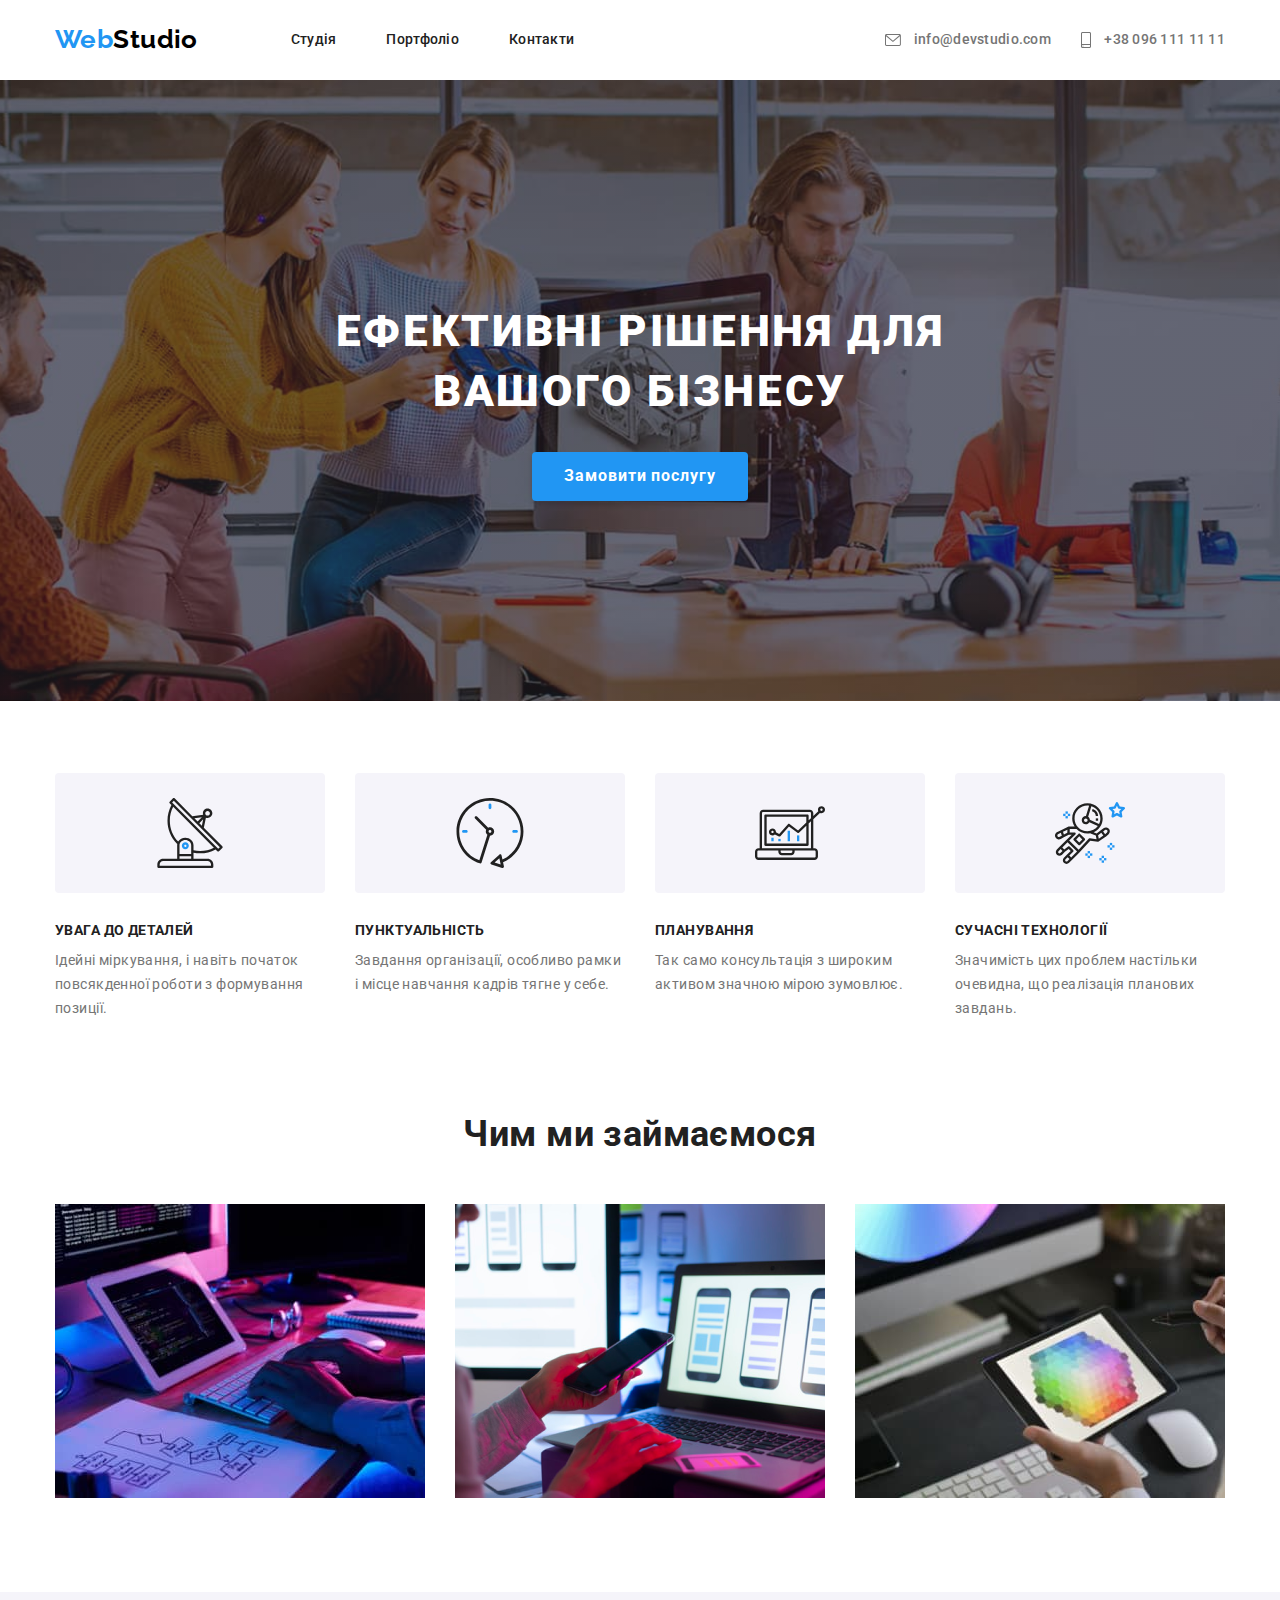
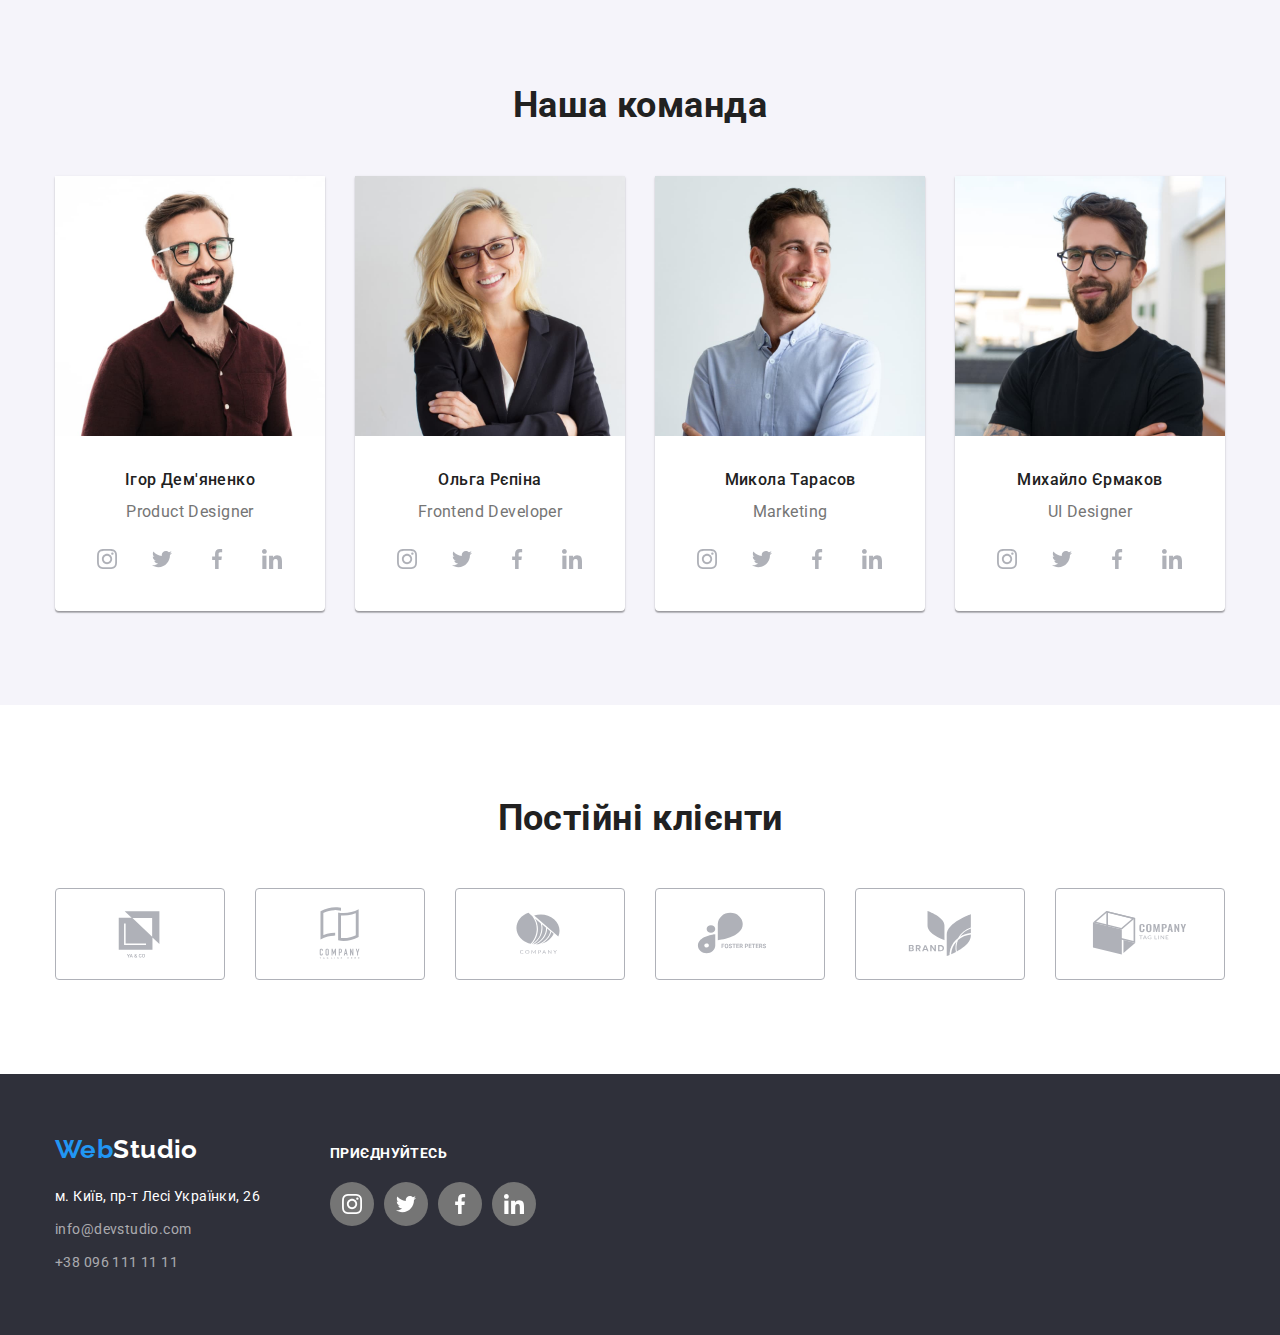
<file: index.html>
<!DOCTYPE html>
<html lang="uk">
<head>
    <meta charset="UTF-8">
    <meta http-equiv="X-UA-Compatible" content="IE=edge">
    <meta name="viewport" content="width=device-width, initial-scale=1.0">
    <link rel="preconnect" href="https://fonts.googleapis.com">
    <link rel="preconnect" href="https://fonts.gstatic.com" crossorigin>
    <link href="https://fonts.googleapis.com/css2?family=Raleway:wght@700&family=Roboto:wght@400;500;700;900&display=swap" rel="stylesheet">
    <link rel="stylesheet" href="https://cdnjs.cloudflare.com/ajax/libs/modern-normalize/1.1.0/modern-normalize.min.css">
    <link rel="stylesheet" href="css/styles.css">
    <title>WebStudio</title>
</head>
<body>
    <!--Top menu-->
    
    <header>
       
        <div class="container main-nav">
        <nav class="main-nav">
            <a href="./index.html" class="logo"><span class="logo-blue">Web</span>Studio</a>
           <ul class="top-menu list">
                <li class="item"><a href="./index.html" class="menu-link">Студія</a></li>
                <li class="item"><a href="./portfolio.html" class="menu-link">Портфоліо</a></li>
                <li class="item"><a href="#" class="menu-link">Контакти</a></li>
            </ul>
        </nav>    
            <ul class="contact-info list menu-contact">
                <li class="item">
                <a href="mailto:info@devstudio.com" lang="en" class="contact-link">
                    <svg class="icon" width="16px" height="12px">
                        <use href="./images/icons.svg#icon-envelope"></use>
                    </svg>
                    info@devstudio.com</a>
                </li>

                <li class="item"><a href="tel:+380961111111" class="contact-link">
                    <svg class="icon" width="10px" height="16px">
                        <use href="./images/icons.svg#icon-smartphone"></use>
                    </svg>
                    +38 096 111 11 11</a></li>
            </ul>
        </div>
   
    </header>

    <main>
        <!--Hero-->
       <section class="hero-block btn-service">
        <div class="container hero-title">
            <h1 class="title">Ефективні рішення для <br> вашого бізнесу</h1>
            <button type="button" class="service-button">Замовити послугу</button>
        </div>
        </section>
  
        <!--Увага до деталей-->
        <section class="features-block">
        <div class="container">
        <h2 class="visually-hidden">Наші особливості</h2>
        <ul class="features-list list " >
            <li>
                <div class="action-item">
                    <svg width="70px" height="70px">
                        <use href="./images/icons.svg#icon-antenna"></use>
                    </svg>
                </div>
                
                <h3 class="block-title">Увага до деталей</h3>
                <p>
                Ідейні міркування, і навіть початок повсякденної роботи з формування позиції.
                </p>
            </li>
            <li>
                <div class="action-item">
                    <svg width="70px" height="70px">
                        <use href="./images/icons.svg#icon-clock"></use>
                    </svg>
                </div>
                <h3 class="block-title">Пунктуальність</h3>
                <p>
                    Завдання організації, особливо рамки і місце навчання кадрів тягне у себе.
                </p>
            </li>
            <li>
                <div class="action-item">
                    <svg width="70px" height="70px">
                        <use href="./images/icons.svg#icon-diagram"></use>
                    </svg>
                </div>
                <h3 class="block-title">Планування</h3>
                <p>
                    Так само консультація з широким активом значною мірою зумовлює. 
                </p>
                </li>
            <li class="img-feature astro">
                <div class="action-item">
                    <svg width="70px" height="70px">
                        <use href="./images/icons.svg#icon-astronaut"></use>
                    </svg>
                </div>
                <h3 class="block-title">Сучасні технології</h3>
                <p>
                    Значимість цих проблем настільки <br> очевидна, що реалізація планових <br> завдань.
                </p>
            </li>
        </ul>
        </div>
    </section>
    <section class="work-section">
        <div class="container">
        <h2 class="work-title">Чим ми займаємося</h2>
        <ul class="work-alignment list">
            <li><img src="./images/img.jpg" alt="програмування" width = "370"></li>
            <li><img src="./images/img-1.jpg" alt="тестування" width = "370"></li>
            <li><img src="./images/img-2.jpg" alt="дизайн" width = "370"></li>
        </ul>
    </div>
    </section>
    <section class="team-bg-color team-space">
        <div class="container">
        <h2 class="work-title-team">Наша команда</h2>
       
        <ul class="team-alignment list">
            <li class="bg-white card-position">
                <img src="./images/img3.jpg" alt="програміст" width = "270">
                <div class="person">
                    <h3 class="name-title">Ігор Дем'яненко</h3>
                <p class="name-profession">Product Designer</p>
              
                <ul class="actions list">
                    <li>
                        <a href="#" class="small-button">
                        <svg class="button-icon">
                            <use href="./images/icons.svg#icon-instagram"></use>
                        </svg>
                         </a>
                    </li>
                    <li>
                        <a href="#" class="small-button">
                        <svg class="button-icon">
                            <use href="./images/icons.svg#icon-twitter"></use>
                        </svg>
                    </a>
                    </li>
                    <li>
                        <a href="#" class="small-button">
                            <svg class="button-icon">
                                <use href="./images/icons.svg#icon-facebook"></use>
                            </svg>
                        </a>
                    </li>
                    <li>
                        <a href="#" class="small-button">
                            <svg class="button-icon">
                                <use href="./images/icons.svg#icon-linkedin"></use>
                            </svg>
                        </a>
                    </li>
                </ul>    
            </div>
                
            </li>
            <li class="bg-white card-position">
                <img src="./images/img4.jpg" alt="програміст" width = "270">
                <div class="person">
                    <h3 class="name-title">Ольга Рєпіна</h3>
                <p class="name-profession">Frontend Developer</p>
                <ul class="actions list">
                    <li>
                        <a href="#" class="small-button">
                        <svg class="button-icon">
                            <use href="./images/icons.svg#icon-instagram"></use>
                        </svg>
                    </a>
                    </li>
                    <li>
                        <a href="#" class="small-button">
                        <svg class="button-icon">
                            <use href="./images/icons.svg#icon-twitter"></use>
                        </svg>
                    </a>
                    </li>
                    <li>
                        <a href="#" class="small-button">
                            <svg class="button-icon">
                                <use href="./images/icons.svg#icon-facebook"></use>
                            </svg>
                        </a>
                    </li>
                    <li>
                        <a href="#" class="small-button">
                            <svg class="button-icon">
                                <use href="./images/icons.svg#icon-linkedin"></use>
                            </svg>
                        </a>
                    </li>
                </ul>    
            </div>
                
            </li>
            <li class="bg-white card-position">
                <img src="./images/img5.jpg" alt="маркетолог" width = "270">
                <div class="person">
                <h3 class="name-title">Микола Тарасов</h3>
                <p class="name-profession">Marketing</p>
                <ul class="actions list">
                    <li>
                        <a href="#" class="small-button">
                        <svg class="button-icon">
                            <use href="./images/icons.svg#icon-instagram"></use>
                        </svg>
                    </a>
                    </li>
                    <li>
                        <a href="#" class="small-button">
                        <svg class="button-icon">
                            <use href="./images/icons.svg#icon-twitter"></use>
                        </svg>
                    </a>
                    </li>
                    <li>
                        <a href="#" class="small-button">
                            <svg class="button-icon">
                                <use href="./images/icons.svg#icon-facebook"></use>
                            </svg>
                        </a>
                    </li>
                    <li>
                        <a href="#" class="small-button">
                            <svg class="button-icon">
                                <use href="./images/icons.svg#icon-linkedin"></use>
                            </svg>
                        </a>
                    </li>
                </ul>    
            </div>
            </li>
            <li class="bg-white card-position">
                <img src="./images/img6.jpg" alt="UI дизайнер" width = "270">
                
                <div class="person">
                <h3 class="name-title">Михайло Єрмаков</h3>
                <p class="name-profession"> UI Designer</p>
                <ul class="actions list">
                    <li>
                        <a href="#" class="small-button">
                        <svg class="button-icon">
                            <use href="./images/icons.svg#icon-instagram"></use>
                        </svg>
                    </a>
                    </li>
                    <li>
                        <a href="#" class="small-button">
                        <svg class="button-icon">
                            <use href="./images/icons.svg#icon-twitter"></use>
                        </svg>
                    </a>
                    </li>
                    <li>
                        <a href="#" class="small-button">
                            <svg class="button-icon">
                                <use href="./images/icons.svg#icon-facebook"></use>
                            </svg>
                        </a>
                    </li>
                    <li>
                        <a href="#" class="small-button">
                            <svg class="button-icon">
                                <use href="./images/icons.svg#icon-linkedin"></use>
                            </svg>
                        </a>
                    </li>
                </ul>    
    </div>

    </section>
 <section class="team-space">
        <div class="container">
            <h2 class="work-title">Постійні клієнти</h2>
            <ul class="list clients">
                <li>
                   
                    <a href="#" class="clients-button">
                    <svg class="clients-icon">
                        <use href="./images/icons.svg#icon-1"></use>
                    </svg>
                </a>
                
                </li>
                <li><a href="#" class="clients-button">
                    <svg class="clients-icon">
                        <use href="./images/icons.svg#icon-2"></use>
                    </svg>
                </a></li>
                <li><a href="#" class="clients-button">
                    
                        <svg  class="clients-icon">
                            <use href="./images/icons.svg#icon-3"></use>
                        </svg>
                    
                    
                    </a></li>
                <li>
                    <a href="#" class="clients-button">
                        
                        <svg class="clients-icon">
                            <use href="./images/icons.svg#icon-4"></use>
                        </svg>
                    </a>
                </li>
                <li><a href="#" class="clients-button">
                   
                    <svg class="clients-icon">
                        <use href="./images/icons.svg#icon-5"></use>
                    </svg>
                </a></li>
                <li><a href="#" class="clients-button">
                    <svg class="clients-icon">
                        <use href="./images/icons.svg#icon-6"></use>
                    </svg>
                    </a></li>
                </ul>
            </div>
 </section>
    </main> 
    
  
    <footer class="footer-bg footer-block">
        <div class="container f-blocks">
       
            <div class="f-space">
                <a href="./index.html" class="footer-logo"><span class="logo-blue">Web</span><span class="logo-white">Studio</span></a>
                <address class="address-text">
                <ul class="footer-hover-color list bottom-space">
                    <li><a href="https://goo.gl/maps/CPtrU1FHBa2aNyZL9" target="_blank" rel="noopener noreferrer nofollow" class="map">м. Київ, пр-т Лесі Українки, 26</a></li>
                    <li><a href="mailto:info@devstudio.com" lang="en" class="footer-contact-text">info@devstudio.com</a></li>
                    <li><a href="tel:+380961111111" class="footer-contact-text">+38 096 111 11 11</a></li>
                
                </ul>
                </address>
            </div>
                
            
       
            <div class = "footer-icons">
                <p>приєднуйтесь</p>
                <ul class="f-actions list">
                    <li>
                        <a class="f-button" href="#">
                        <svg class="footer-icon">
                            <use href="./images/icons.svg#icon-instagram"></use>
                        </svg>
                    </a>
                    </li>
                    <li>
                        <a class="f-button" href="#">
                        <svg class="footer-icon">
                            <use href="./images/icons.svg#icon-twitter"></use>
                        </svg>
                    </a>
                    </li>
                    <li>
                        <a class="f-button" href="#">
                            <svg class="footer-icon">
                                <use href="./images/icons.svg#icon-facebook"></use>
                            </svg>
                        </a>
                    </li>
                    <li>
                        <a class="f-button" href="#">
                            <svg class="footer-icon">
                                <use href="./images/icons.svg#icon-linkedin"></use>
                            </svg>
                        </a>
                    </li>
                </ul>
                </div>
        </div>
       
        

    </footer>

</body>
</html>
</file>
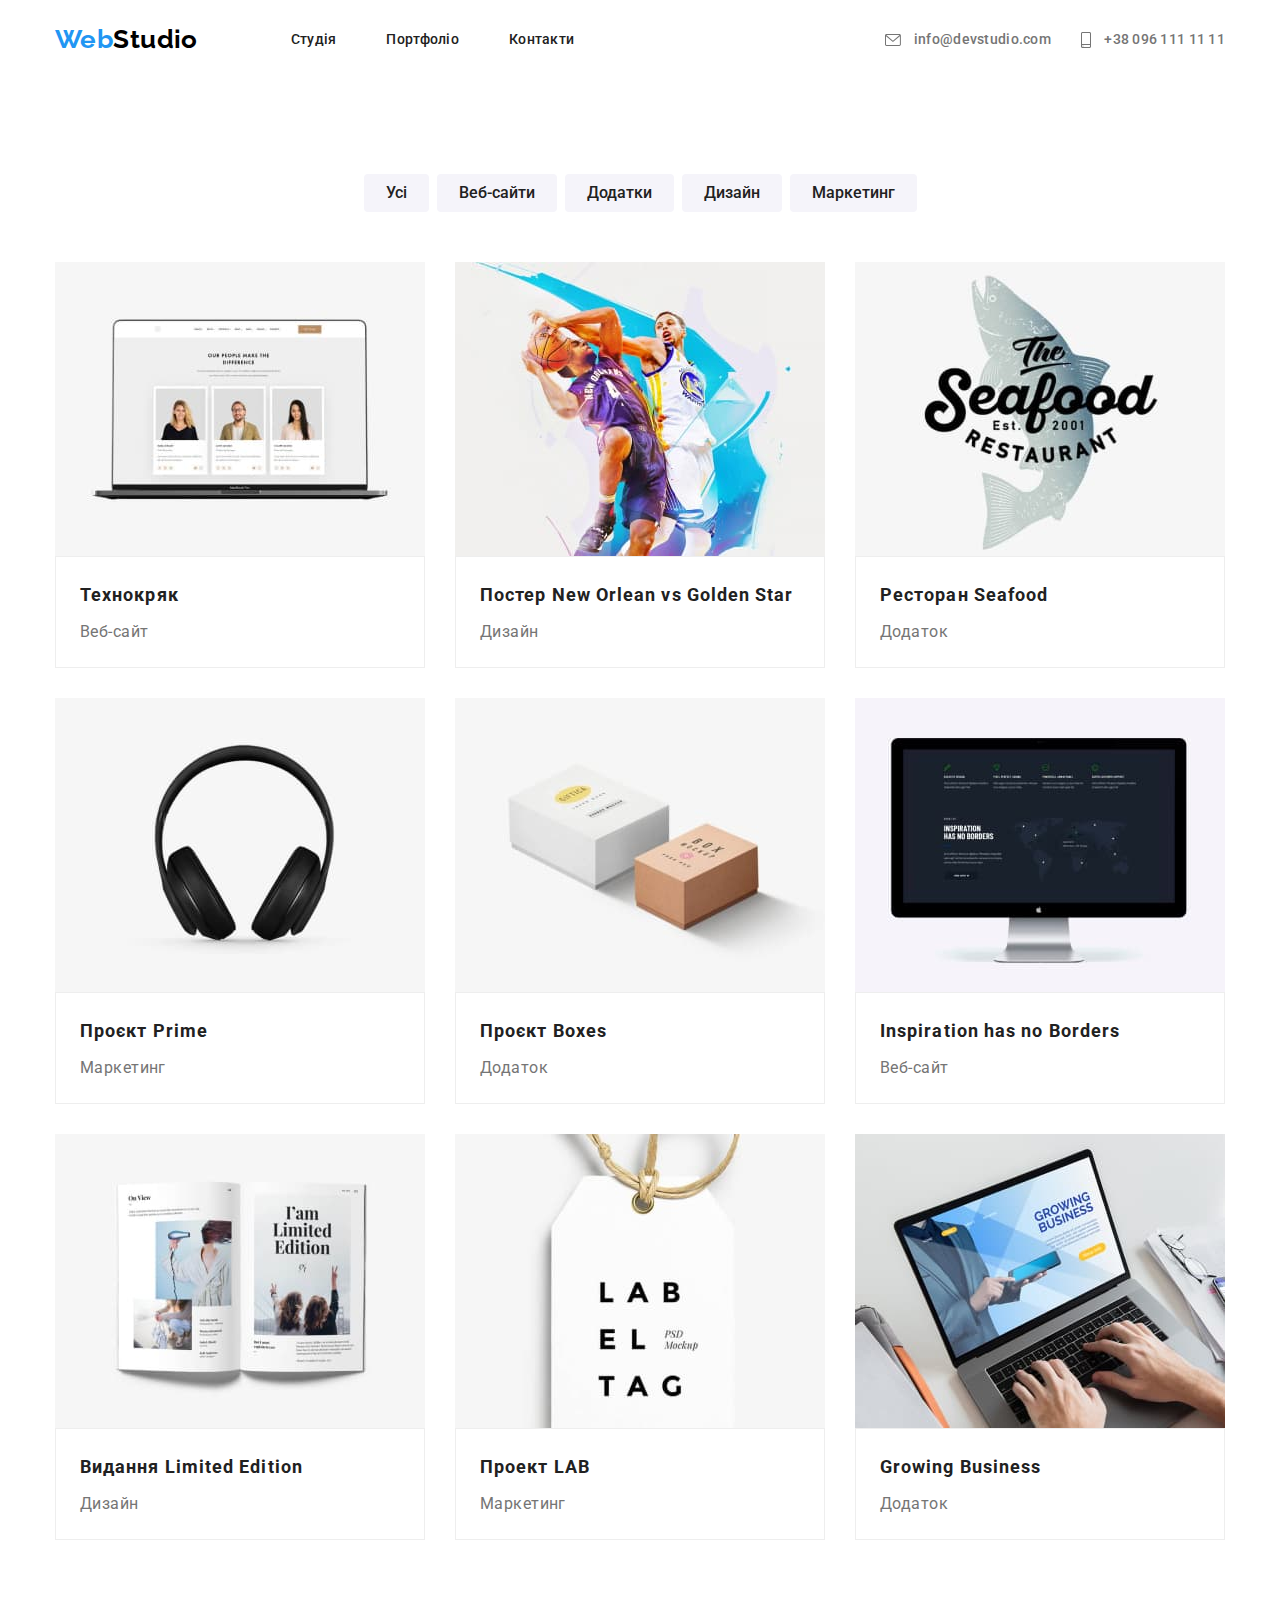
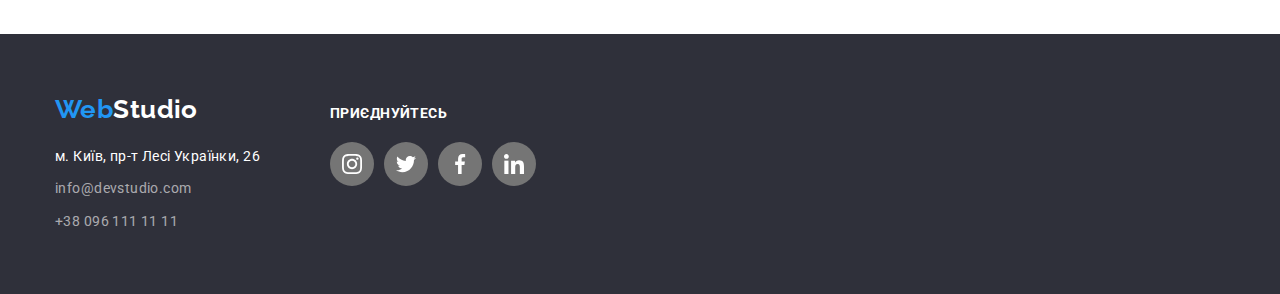
<file: portfolio.html>
<!DOCTYPE html>
<html lang="uk">
<head>
    <meta charset="UTF-8">
    <meta http-equiv="X-UA-Compatible" content="IE=edge">
    <meta name="viewport" content="width=device-width, initial-scale=1.0">
     <link rel="preconnect" href="https://fonts.googleapis.com">
    <link rel="preconnect" href="https://fonts.gstatic.com" crossorigin>
    <link href="https://fonts.googleapis.com/css2?family=Raleway:wght@700&family=Roboto:wght@400;500;700;900&display=swap" rel="stylesheet">
    <link rel="stylesheet" href="https://cdnjs.cloudflare.com/ajax/libs/modern-normalize/1.1.0/modern-normalize.min.css">
    <link rel="stylesheet" href="css/styles.css">
    <title>Portfolio</title>
</head>
<body>
    <header>
       
        <div class="container main-nav">
        <nav class="main-nav">
            <a href="./index.html" class="logo"><span class="logo-blue">Web</span>Studio</a>
           <ul class="top-menu list">
                <li class="item"><a href="./index.html" class="menu-link">Студія</a></li>
                <li class="item"><a href="./portfolio.html" class="menu-link">Портфоліо</a></li>
                <li class="item"><a href="#" class="menu-link">Контакти</a></li>
            </ul>
        </nav>    
            <ul class="contact-info list menu-contact">
                <li class="item">
                <a href="mailto:info@devstudio.com" lang="en" class="contact-link">
                    <svg class="icon" width="16px" height="12px">
                        <use href="./images/icons.svg#icon-envelope"></use>
                    </svg>
                    info@devstudio.com</a>
                </li>

                <li class="item"><a href="tel:+380961111111" class="contact-link">
                    <svg class="icon" width="10px" height="16px">
                        <use href="./images/icons.svg#icon-smartphone"></use>
                    </svg>
                    +38 096 111 11 11</a></li>
            </ul>
        </div>
   
    </header>
        
      
    <main>
        <section class="site-nav">
            <div class="container">
            <!--приховані заголовки-->
           
                <h1 class="visually-hidden">Портфоліо</h1>
            <ul class="btn-group list button-position">
                <li><button type="button" class="button-portfolio">Усі</button></li>
                <li><button type="button" class="button-portfolio">Веб-сайти</button></li>
                <li><button type="button" class="button-portfolio">Додатки</button></li>
                <li><button type="button" class="button-portfolio">Дизайн</button></li>
                <li><button type="button" class="button-portfolio">Маркетинг</button></li>
            </ul>
        
                <ul class="cards list">
                <li>  
                    <a href="#" class="cards-link">
                    <img src="./images/img-p.jpg" alt="технокряк" width="370" class="img-card">
                    <div class="border-box">
                    <h2 class="section-title">Технокряк</h2>
                    <p class="project-type">Веб-сайт</p>
                </div>   
                </a>
                      
                    </li>
                    <li>  
                        <a href="#" class="cards-link">
                        <img src="./images/img-p2.jpg" alt="постер" width="370" class="img-card">
                        <div class="border-box">
                        <h2 class="section-title">Постер New Orlean vs Golden Star</h2>
                        <p class="project-type">Дизайн</p>
                    </div>   
                </a>
                    </li>
                    <li>  
                        <a href="#" class="cards-link">
                        <img src="./images/img-p3.jpg" alt="ресторан" width="370" class="img-card">
                        <div class="border-box">
                        <h2 class="section-title">Ресторан Seafood</h2>
                        <p class="project-type">Додаток</p>
                    </div>   
                </a> 
                    </li>
                    <li>  
                        <a href="#" class="cards-link">
                        <img src="./images/img-p4.jpg" alt="проєкт" width="370" class="img-card">
                        <div class="border-box">
                        <h2 class="section-title">Проєкт Prime</h2>
                        <p class="project-type">Маркетинг</p>
                    </div>   
                </a> 
                    </li>
                   
                    <li>  
                        <a href="#" class="cards-link">
                        <img src="./images/img-p6.jpg" alt="коробки" width="370" class="img-card">
                        <div class="border-box">
                        <h2 class="section-title">Проєкт Boxes</h2>
                        <p class="project-type">Додаток</p>
                    </div>   
                </a>
                    </li>
                    <li>  
                        <a href="#" class="cards-link">
                        <img src="./images/img-p10.jpg" alt="натхнення" width="370" class="img-card">
                        <div class="border-box">
                        <h2 class="section-title">Inspiration has no Borders</h2>
                        <p class="project-type">Веб-сайт</p>
                    </div>   
                </a>
                    </li>
                    
                    <li>  
                        <a href="#" class="cards-link">
                        <img src="./images/img-p7.jpg" alt="видання" width="370" class="img-card">
                        <div class="border-box">
                        <h2 class="section-title">Видання Limited Edition</h2>
                        <p class="project-type">Дизайн</p>
                    </div>   
                </a> 
                    </li>
                    <li>  
                        <a href="#" class="cards-link">
                        <img src="./images/img-p8.jpg" alt="лаб" width="370" class="img-card">
                        <div class="border-box">
                        <h2 class="section-title">Проект LAB</h2>
                        <p class="project-type">Маркетинг</p>
                    </div>   
                </a>
                    </li>
                    <li>  
                        <a href="#" class="cards-link">
                        <img src="./images/img-p5.jpg" alt="бізнес" width="370" class="img-card">
                        <div class="border-box">
                        <h2 class="section-title">Growing Business</h2>
                        <p class="project-type">Додаток</p>
                    </div>   
                </a> 
                    </li>
                </ul>
            </div>
                </section>
    </main>
    <footer class="footer-bg footer-block">
        <div class="container f-blocks">
       
            <div class="f-space">
                <a href="./index.html" class="footer-logo"><span class="logo-blue">Web</span><span class="logo-white">Studio</span></a>
                <address class="address-text">
                <ul class="footer-hover-color list bottom-space">
                    <li><a href="https://goo.gl/maps/CPtrU1FHBa2aNyZL9" target="_blank" rel="noopener noreferrer nofollow" class="map">м. Київ, пр-т Лесі Українки, 26</a></li>
                    <li><a href="mailto:info@devstudio.com" lang="en" class="footer-contact-text">info@devstudio.com</a></li>
                    <li><a href="tel:+380961111111" class="footer-contact-text">+38 096 111 11 11</a></li>
                
                </ul>
                </address>
            </div>
                
            
       
            <div class = "footer-icons">
                <p>приєднуйтесь</p>
                <ul class="f-actions list">
                    <li>
                        <a class="f-button" href="#">
                        <svg class="footer-icon">
                            <use href="./images/icons.svg#icon-instagram"></use>
                        </svg>
                    </a>
                    </li>
                    <li>
                        <a class="f-button" href="#">
                        <svg class="footer-icon">
                            <use href="./images/icons.svg#icon-twitter"></use>
                        </svg>
                    </a>
                    </li>
                    <li>
                        <a class="f-button" href="#">
                            <svg class="footer-icon">
                                <use href="./images/icons.svg#icon-facebook"></use>
                            </svg>
                        </a>
                    </li>
                    <li>
                        <a class="f-button" href="#">
                            <svg class="footer-icon">
                                <use href="./images/icons.svg#icon-linkedin"></use>
                            </svg>
                        </a>
                    </li>
                </ul>
                </div>
        </div>
       
        

    </footer>


</body>
</html>
</file>
<file: css/styles.css>
:root{
    --main-light-color:#FFFFFF;
    --main-font-color: #757575;
    --secondary-font-color: #212121;
    --accent-color: #2196f3;
    --secondary-accent-color: #188ce8;
    --logo-color:#000000;
    --title-background-color:#2F303A;
    --team-background-color: #F5F4FA;
    --horizontal-line: #ECECEC;
    --border-color: #EEEEEE;
    --icon-color:#AFB1B8; 
}
/*Global styles*/
.container{
    width: 1200px;
    margin: 0 auto;
    padding-left: 15px;
    padding-right: 15px;
}
body{
    margin: 0;
    font-family: 'Roboto', sans-serif;
    font-size: 14px;
    line-height: 1.71;
    background-color: var(--main-light-color);
    color: var(--main-font-color);
    letter-spacing: 0.03em;
}
img {
    display: block;
    height: auto;
  } 
.visually-hidden {
    position: absolute;
      white-space: nowrap;
      width: 1px;
      height: 1px;
      overflow: hidden;
      border: 0;
      padding: 0;
      clip: rect(0 0 0 0);
      clip-path: inset(50%);
      margin: -1px;
  } 
.list {
    list-style: none;
    padding: 0;
    margin: 0;
}

a{
    text-decoration: none;
    
}
/*Logo*/
.logo{
 padding-top: 24px;
padding-bottom: 25px;   
font-family: 'Raleway';
font-style: normal;
font-weight: 700;
font-size: 26px;
line-height:1.19;

color: var(--logo-color);
}
.logo-blue{
    color:var(--accent-color);
}
.logo-white{
    color:var(--main-light-color);
}

/*Menu*/
.main-nav{
    display: flex;
    align-items: center;
   
}
.bottom-line{
border-bottom: 1px solid;
    color: var(--horizontal-line);

}

.top-menu{
display: flex;
margin-left: 93px;
font-weight: 500;
font-size: 14px;
line-height: 1.14;
letter-spacing: 0.02em;
color: var(--secondary-font-color);

}

.top-menu .menu-link{
padding-top: 32px;
padding-bottom: 32px;
color: var(--secondary-font-color);
display: inline-block;
}
.menu-link:hover, .menu-link:focus{
    color:var(--accent-color);
}
.top-menu .item:not(:last-child) {
margin-right: 50px;
}


.menu-contact{
    display: flex;
margin-left: auto;
}
.menu-contact a{
    display: block;
    padding-top: 32px;
    padding-bottom: 32px  
}
.menu-contact .item:not(:last-child) {
    margin-right: 30px;
    }

    .icon {
        display: inline-block;
        vertical-align: middle;
        margin: 0 10px 0 0;
        
    }
.item:hover, .item:focus{
        fill: var(--accent-color);
        cursor:pointer;
    }
/* Site contact info*/
.contact-link{
 color: var(--main-font-color);
    font-weight: 500;
    font-size: 14px;
    line-height:1.14;
    letter-spacing: 0.02em;
    fill: currentColor;
}
.contact-info a:hover, a:focus {
    color:var(--accent-color);
}

/*Main title*/
.hero-block{

margin-top: 0;
text-align: center;
padding-top: 200px;
padding-bottom: 200px;
background-color: var(--title-background-color);
background-image: linear-gradient(to right,rgba(47, 48, 58, 0.4), rgba(47, 48, 58, 0.4)), url(../images/Img-main.jpg);
background-repeat: no-repeat;
background-size: cover;
max-width: 1600px;
margin-left: auto;
margin-right: auto;
background-position: center;
        }
       
.title{
margin-top: 0px;
margin-bottom: 30px;
font-weight: 900;
font-size: 44px;
line-height: 1.36;
text-align: center;
letter-spacing: 0.06em;
text-transform: uppercase;
color:var(--main-light-color);

}
.hero-title{
   
    margin-top: 22px;
}
.service-button{
margin:0;
background: var(--accent-color);
border-radius: 4px;
font-weight: 700;
font-size: 16px;
line-height: 1.8;
cursor:pointer;
letter-spacing: 0.06em;
color:var(--main-light-color);
box-shadow: 0px 4px 4px rgba(0, 0, 0, 0.15);
text-align: center;
padding: 10px 32px 10px 32px;
border:none;
}

.btn-service button:hover, button:focus{
    background: var(--secondary-accent-color);

}
/*h3 home styles*/
.block-title{
    font-weight: 700;
font-size: 14px;
line-height:1.14;

text-transform: uppercase;
color: var(--secondary-font-color);
margin:0;
margin-bottom: 10px;
}
.features-block{
    padding-top:72px;
    padding-bottom: 94px;
}
.features-list {
    display: flex;
   
}
.features-list li:not(:last-child){
margin-right: 30px;
}
.features-list p{
    margin: 0;
}
.features-list li{
    width: 270px;
}

/*what we do & team titles*/
.team-space{
padding-top: 94px;
padding-bottom: 94px;
}
.work-title{
margin: 0;
margin-bottom: 50px;
font-weight: 700;
font-size: 36px;
line-height:1.1;
text-align: center;
color:var(--secondary-font-color);

}
.work-title-team{
    margin: 0;

      margin-bottom: 50px;
      
  font-weight: 700;
  font-size: 36px;
  line-height:1.1;
  text-align: center;
  color:var(--secondary-font-color);
  
}
.name-title{
font-weight: 500;
font-size: 16px;
color: var(--secondary-font-color);
/*text-align: center;*/
margin: 0; 
margin-bottom: 10px;

}
.name-profession{
    font-weight: 400;
    line-height:1.1;
    color: var(--main-font-color);
    margin: 0;
    margin-bottom: 16px;
}

.bg-white{
    background-color: var(--main-light-color);
    box-shadow: 0px 1px 3px rgba(0, 0, 0, 0.12), 0px 1px 1px rgba(0, 0, 0, 0.14), 0px 2px 1px rgba(0, 0, 0, 0.2);
    border-radius: 0px 0px 4px 4px;
}
.team-bg-color{
  background-color: var(--team-background-color);  
}
.work-section{
    padding-bottom: 94px;
}
.work-alignment {
    display: flex;
    margin-top: 0;
     
}
.work-alignment li:not(:last-child){
        margin-right: 30px;
        }

.team-alignment {
    display: flex;
  margin-top:0;
   text-align: center;
   
}
.team-alignment li{
    width: 270px;
}
.person p{
    font-size: 16px;
}
/*відступ картки*/
.team-alignment .card-position:not(:last-child){
    margin-right: 30px;
    }
/*відступ між іконками*/
.team-alignment .icon-position:not(:last-child){
    margin-right: 10px;
    }

.person{
    padding: 30px;
    
}
.actions{
    display: flex;
    justify-content: center;
    column-gap: 10px;
}
.f-actions{
    display: flex;
    margin: 0;
}
.f-actions li:not(:last-child){
    margin-right: 10px;
    }


    .small-button{
        display: flex;
        align-items: center;
    justify-content: center;
        margin: 0;
        
    border: none;
    width: 44px;
     height: 44px;
    border-radius: 50%;
    fill:var(--icon-color);
    }
    .small-button:hover, .small-button:focus{
        background-color: var(--accent-color);
        
        fill: var(--main-light-color);
    }
    
    .button-icon{
        width: 20px;
        height: 20px;
        cursor:pointer;
       
      margin: 12px;
    }
  

.footer-icon{
    width: 20px;
    height: 20px;
    cursor:pointer;
    fill: var(--main-light-color);
 
 
}
.f-button{
margin: 0;
padding: 0;
border: none;
width: 44px;
 height: 44px;
border-radius: 50%;
background-color: var(--main-font-color);

align-items: center;
justify-content: center;
display: flex;
}
.f-button:hover, .f-button:focus{
    background-color: var(--accent-color);
}
.clients-button{
    border: 1px solid #AFB1B8;
border-radius: 4px;
    width: 170px;
height: 92px;
display: flex;
fill:var(--icon-color);
align-items: center;
justify-content: center;
}
.clients-icon{
    cursor:pointer;
 
    width: 106px;
    height: 60px;
   
}

.clients{
    display: flex;
    margin: 0;
}
.clients-button:hover, .clients-button:focus{
 
    border-color:var(--accent-color);
    fill:var(--accent-color);
    
}
.clients li:not(:last-child){
    margin-right: 30px;
}
.action-item{
    padding: 0;
    border: none;
    display: block;
content: "";
border-radius: 4px;
 background-color:var(--team-background-color);
 background-repeat: no-repeat;
background-position: center;
height: 120px;
margin-bottom: 30px;

display: flex;
justify-content: center;
align-items: center;
}

/*footer*/
.map{
font-weight: 400;
font-size: 14px;
line-height: 1.7;
color:var(--main-light-color);

}
.address-text{
font-style: normal;
}
.footer-contact-text{
    font-weight: 400;
font-size: 14px;
line-height: 1.7;
color: rgba(255, 255, 255, 0.6);
}
.footer-hover-color a:hover, a:focus {
    color:var(--accent-color);
}
.footer-bg{
    background-color: var(--title-background-color);  
}
.footer-blocks{
    display: flex;
}
.footer-blocks li{
    margin-right: 70px;
    }

.bottom-space li:not(:last-child){
    margin-bottom: 9px;
    }
.footer-block{
padding-top: 60px;
padding-bottom: 60px;
    }
.footer-logo{
    font-family: 'Raleway';
font-style: normal;
font-weight: 700;
font-size: 26px;
line-height:1.19;
margin-bottom: 20px;
color: var(--logo-color);
display: inline-block;
margin-bottom: 20px;
}
.footer-icons p{
    text-transform: uppercase;
    color: var(--main-light-color);
    font-weight: 700;
font-size: 14px;
line-height: 1.14;
letter-spacing: 0.03em;
margin: 0;
margin-bottom: 20px;
}
.f-blocks{
    display: flex;
    align-items: baseline;
}
.f-space{
    margin-right: 70px;
}
/*Portfolio*/
.section-title{
    font-weight: 700;
font-size: 18px;
line-height: 2;
letter-spacing: 0.06em;
color: var(--secondary-font-color);
margin: 0;
margin-bottom: 4px;

}
.project-type{
font-weight: 400;
font-size: 16px;
line-height: 1.87;
color: var(--main-font-color);
margin: 0;

}
/*Filter buttons*/
.site-nav{
padding-top: 94px;
padding-bottom: 94px;
}
button{
    font-family: inherit;
}
.button-portfolio{
    cursor:pointer;
    background: var(--team-background-color);
    color: var(--secondary-font-color);
    border: none; 
    font-weight: 500;
    font-size: 16px;
    line-height:1.6;
    border-radius: 4px;
    padding: 6px 22px 6px 22px;
    
}
.btn-group{
    margin:0;
    display: flex;
    align-items: center;
    justify-content: center;
    margin-bottom: 50px;
}
.btn-group li:not(:last-child){
margin-right: 8px;
}
.btn-group button:hover, button:focus{
   background-color :var(--accent-color);
    color: var(--main-light-color);
    box-shadow: 0px 4px 4px rgba(0, 0, 0, 0.15);
}

/*Project cards*/
.border-box{
    border: 1px solid;
    color: var(--border-color);
    width: 370px;
    padding: 20px 24px;
}

.cards{
    display: flex;
    flex-wrap: wrap;
    gap: 30px;
}
.cards-link{
    display: block;
}
.cards-link:hover, .cards-link:focus{
    box-shadow: 0px 1px 1px rgba(0, 0, 0, 0.12), 0px 4px 4px rgba(0, 0, 0, 0.06), 1px 4px 6px rgba(0, 0, 0, 0.16);
}
</file>
